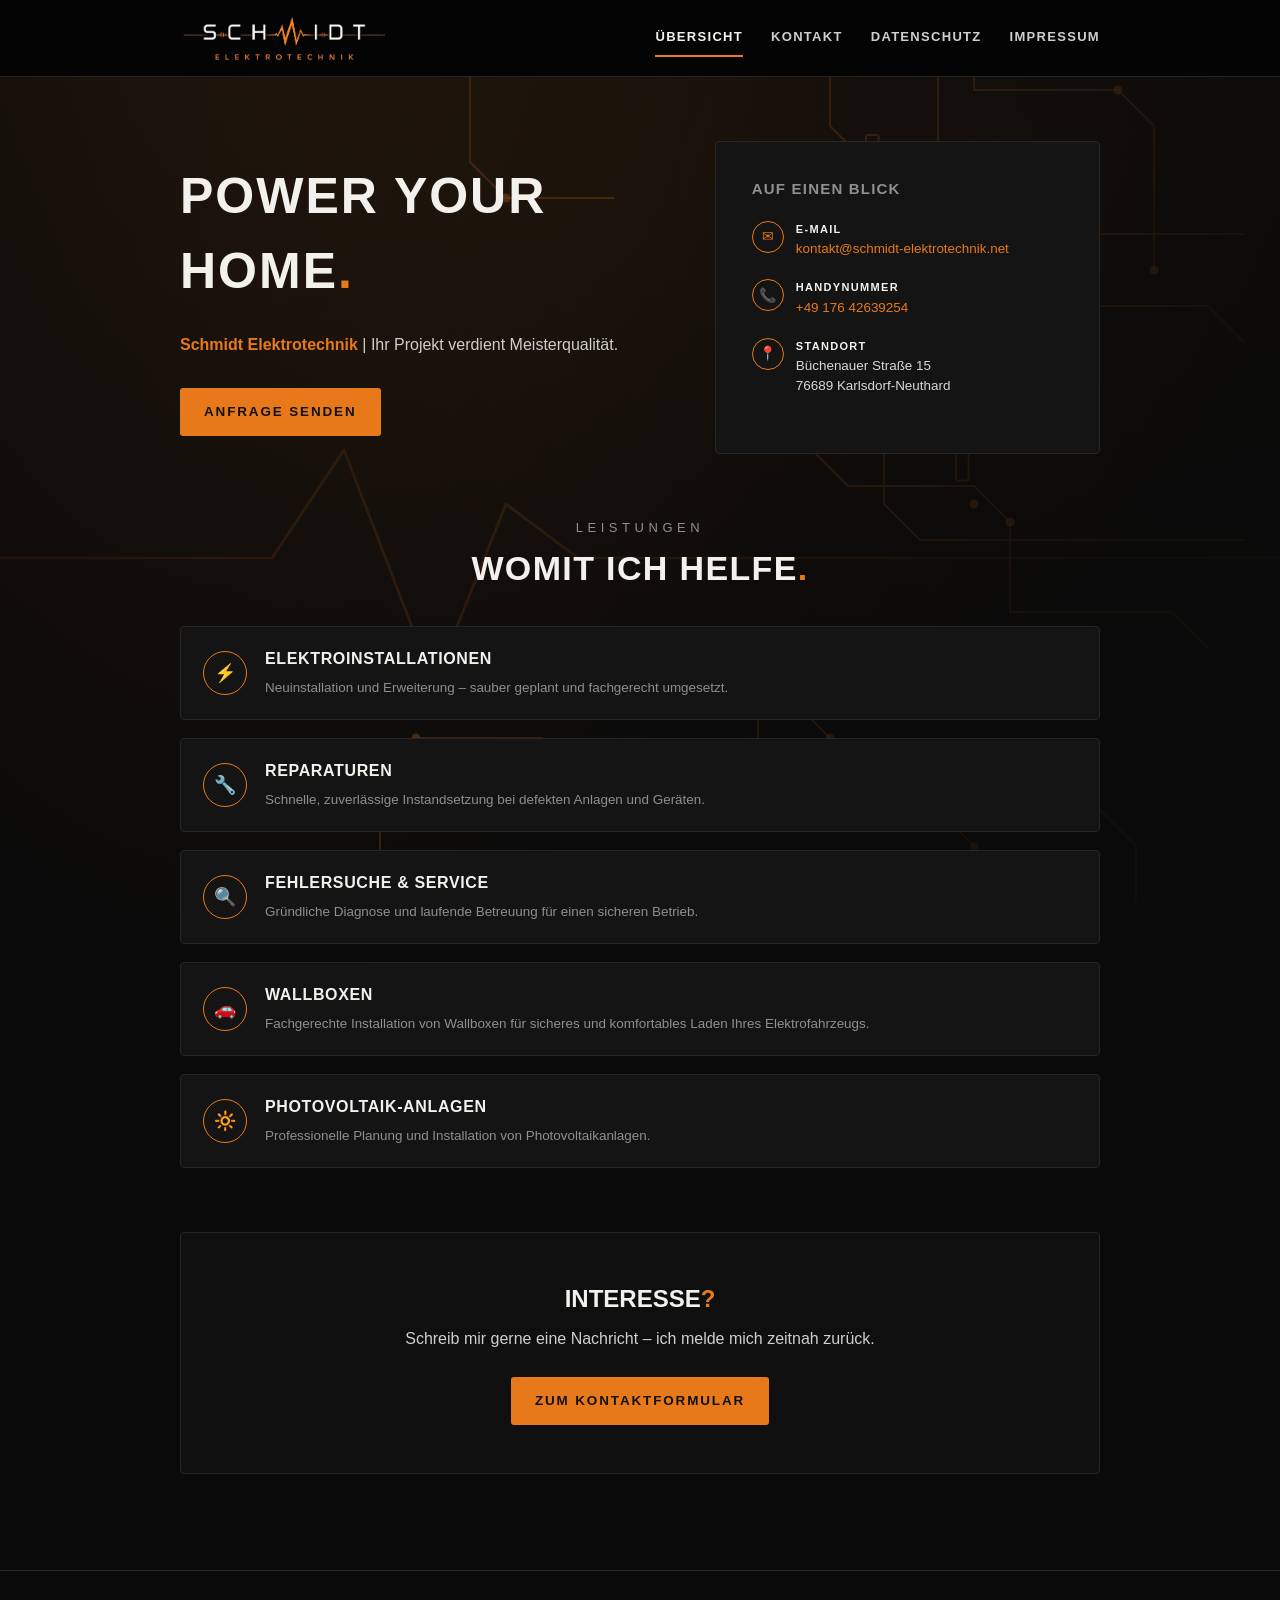
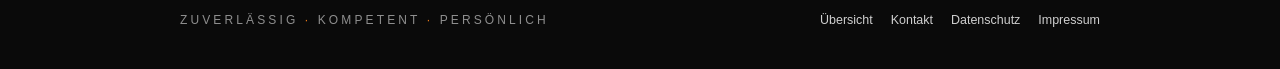
<file: index.html>
<!DOCTYPE html>
<html lang="de">
<head>
    <meta charset="UTF-8">
    <meta name="viewport" content="width=device-width, initial-scale=1.0">
    <title>Schmidt Elektrotechnik Karlsdorf-Neuthard – Elektroinstallation, Photovoltaik & Wallbox</title>
    <meta name="description"
          content="Schmidt Elektrotechnik in Karlsdorf-Neuthard: Elektroinstallationen, Reparaturen, Fehlersuche, Wallbox- und Photovoltaikanlagen – persönlich, kompetent, zuverlässig.">
    <meta property="og:type" content="website">
    <meta property="og:title" content="Schmidt Elektrotechnik – Elektroinstallation, Photovoltaik & Wallbox">
    <meta property="og:description"
          content="Zuverlässiger Partner für Elektroinstallationen, Photovoltaik und Wallboxen in Karlsdorf-Neuthard.">
    <meta property="og:image" content="images/logo.jpeg">
    <meta property="og:url" content="https://www.schmidt-elektrotechnik.net/">
    <meta name="twitter:card" content="summary">
    <meta name="twitter:title" content="Schmidt Elektrotechnik – Elektroinstallation, Photovoltaik & Wallbox">
    <meta name="twitter:description"
          content="Zuverlässiger Partner für Elektroinstallationen, Photovoltaik und Wallboxen in Karlsdorf-Neuthard.">
    <meta name="twitter:image" content="images/logo.jpeg">
    <link rel="stylesheet" href="css/style.css">
    <link rel="icon" href="images/favicon/favicon_32x32.ico" sizes="32x32">
    <link rel="icon" href="images/favicon/favicon.svg" type="image/svg+xml">
    <link rel="apple-touch-icon" href="images/favicon/favicon_180x180.png">
    <link rel="icon" type="image/png" sizes="192x192" href="images/favicon/favicon_192x192.png">
    <link rel="icon" type="image/png" sizes="512x512" href="images/favicon/favicon_512x512.png">
</head>
<body>

<header class="site-header">
    <div class="nav-inner">
        <a href="index.html" class="logo">
            <img src="images/logo.jpeg" alt="Schmidt Elektrotechnik Logo" class="logo-img">
        </a>
        <button type="button" class="nav-toggle" id="navToggle" aria-expanded="false" aria-controls="mainNav"
                aria-label="Navigation öffnen">☰
        </button>
        <nav class="main-nav" id="mainNav">
            <a href="index.html" class="active">Übersicht</a>
            <a href="kontakt.html">Kontakt</a>
            <a href="datenschutz.html">Datenschutz</a>
            <a href="impressum.html">Impressum</a>
        </nav>
    </div>
</header>

<main>
    <div class="container">

        <section class="hero">
            <div class="hero-text">
                
                <h1 class="display"> Power your Home<span class="dot">.</span></h1>
                <p class="lead">
                    <span class="highlight">Schmidt Elektrotechnik</span> | Ihr Projekt verdient Meisterqualität.
                </p>
                <a href="kontakt.html" class="btn">Anfrage senden</a>
            </div>

            <div class="hero-card">
                <h2 class="hero-card-title">Auf einen Blick</h2>
                <div class="contact-item">
                    <div class="contact-icon" aria-hidden="true">✉</div>
                    <div class="contact-text">
                        <strong>E-Mail</strong>
                        <a href="mailto:kontakt@schmidt-elektrotechnik.net">kontakt@schmidt-elektrotechnik.net</a>
                    </div>
                </div>
                <div class="contact-item">
                    <div class="contact-icon" aria-hidden="true">📞</div>
                    <div class="contact-text">
                        <strong>Handynummer</strong>
                        <a href="tel:+4917642639254">+49 176 42639254</a>
                    </div>
                </div>
                <div class="contact-item">
                    <div class="contact-icon" aria-hidden="true">📍</div>
                    <div class="contact-text">
                        <strong>Standort</strong>
                        Büchenauer Straße 15<br>76689 Karlsdorf-Neuthard
                    </div>
                </div>
            </div>
        </section>

        <section aria-labelledby="services-heading">
            <div class="page-top page-top-compact">
                <p class="eyebrow">Leistungen</p>
                <h2 class="display heading-compact" id="services-heading">Womit ich helfe<span class="dot">.</span></h2>
            </div>

            <div class="services">
                <article class="service-item">
                    <div class="icon-circle" aria-hidden="true">⚡</div>
                    <div class="service-text">
                        <strong>Elektroinstallationen</strong>
                        <span>Neuinstallation und Erweiterung – sauber geplant und fachgerecht umgesetzt.</span>
                    </div>
                </article>
                <article class="service-item">
                    <div class="icon-circle" aria-hidden="true">🔧</div>
                    <div class="service-text">
                        <strong>Reparaturen</strong>
                        <span>Schnelle, zuverlässige Instandsetzung bei defekten Anlagen und Geräten.</span>
                    </div>
                </article>
                <article class="service-item">
                    <div class="icon-circle" aria-hidden="true">🔍</div>
                    <div class="service-text">
                        <strong>Fehlersuche &amp; Service</strong>
                        <span>Gründliche Diagnose und laufende Betreuung für einen sicheren Betrieb.</span>
                    </div>
                </article>
                <article class="service-item">
                    <div class="icon-circle" aria-hidden="true">🚗</div>
                    <div class="service-text">
                        <strong>Wallboxen</strong>
                        <span>Fachgerechte Installation von Wallboxen für sicheres und komfortables Laden Ihres Elektrofahrzeugs.</span>
                    </div>
                </article>
                <article class="service-item">
                    <div class="icon-circle" aria-hidden="true">🔆</div>
                    <div class="service-text">
                        <strong>Photovoltaik-Anlagen</strong>
                        <span>Professionelle Planung und Installation von Photovoltaikanlagen.</span>
                    </div>
                </article>
            </div>
        </section>

        <section class="cta-block">
            <h2>Interesse<span class="cta-accent">?</span></h2>
            <p>Schreib mir gerne eine Nachricht – ich melde mich zeitnah zurück.</p>
            <a href="kontakt.html" class="btn">Zum Kontaktformular</a>
        </section>

    </div>
</main>

<footer class="site-footer">
    <div class="footer-inner">
        <p class="footer-tagline">Zuverlässig <span>·</span> Kompetent <span>·</span> Persönlich</p>
        <div class="footer-links">
            <a href="index.html">Übersicht</a>
            <a href="kontakt.html">Kontakt</a>
            <a href="datenschutz.html">Datenschutz</a>
            <a href="impressum.html">Impressum</a>
        </div>
    </div>
</footer>

<script>
    let navToggle = document.getElementById('navToggle');
    let mainNav = document.getElementById('mainNav');
    if (navToggle && mainNav) {
        navToggle.addEventListener('click', function () {
            let isOpen = mainNav.classList.toggle('open');
            navToggle.setAttribute('aria-expanded', isOpen ? 'true' : 'false');
        });
    }
</script>

</body>
</html>
</file>
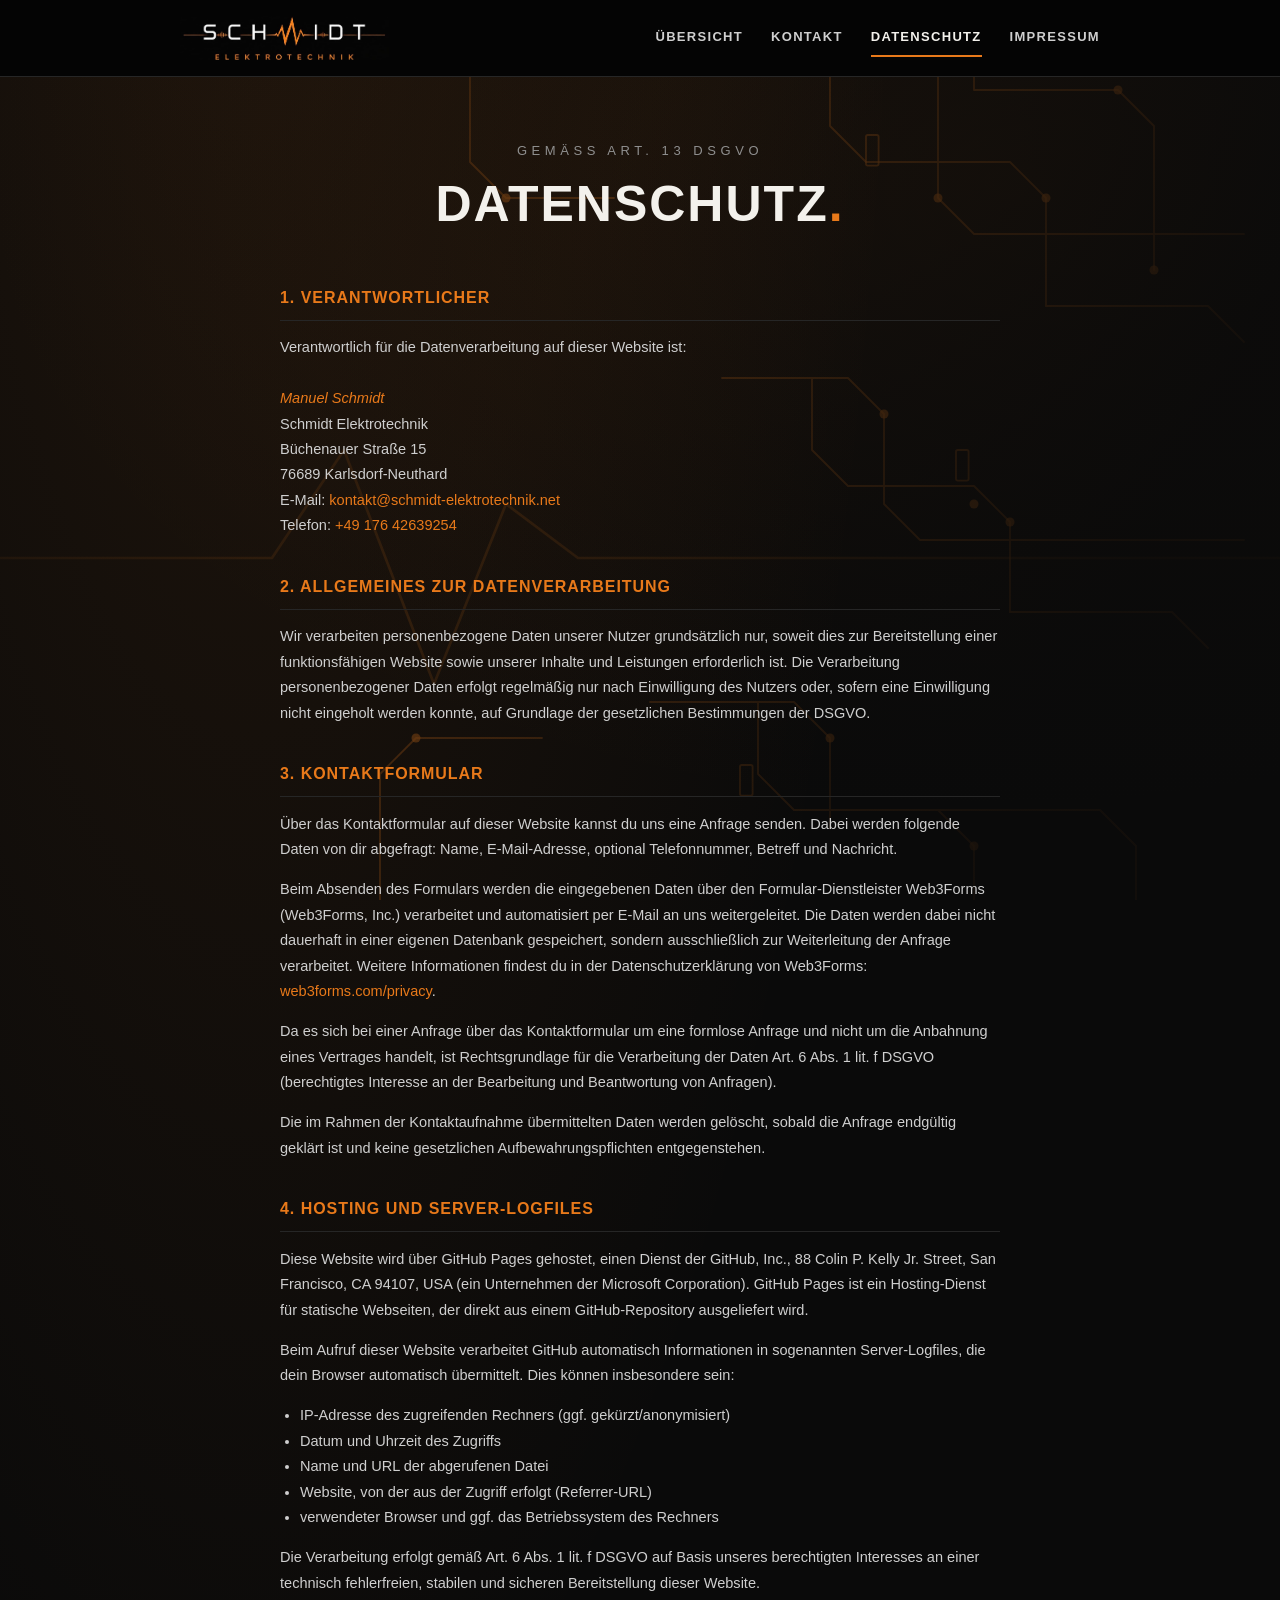
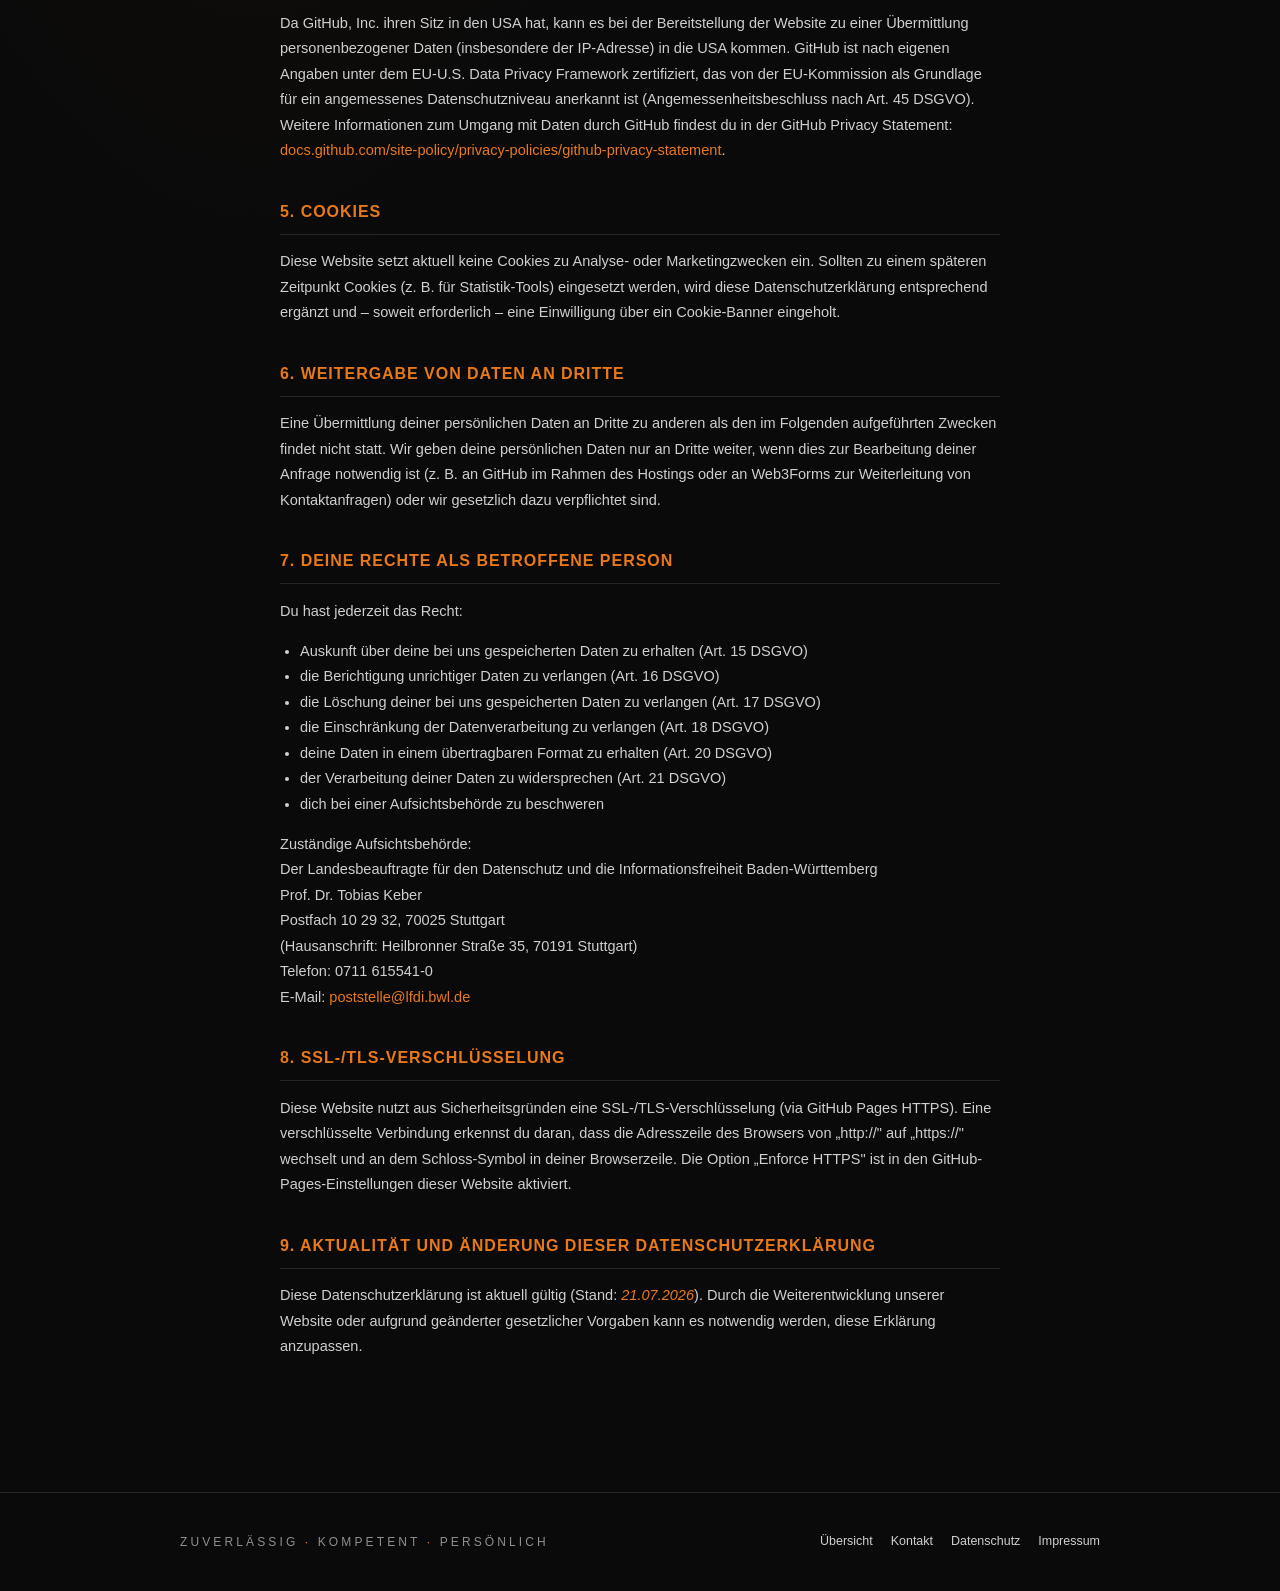
<file: datenschutz.html>
<!DOCTYPE html>
<html lang="de">
<head>
    <meta charset="UTF-8">
    <meta name="viewport" content="width=device-width, initial-scale=1.0">
    <title>Datenschutz – Schmidt Elektrotechnik Karlsdorf-Neuthard</title>
    <meta name="description"
          content="Datenschutzerklärung von Schmidt Elektrotechnik gemäß Art. 13 DSGVO: Informationen zur Verarbeitung deiner Daten über Kontaktformular und Website.">
    <link rel="stylesheet" href="css/style.css">
    <link rel="icon" href="images/favicon/favicon_32x32.ico" sizes="32x32">
    <link rel="icon" href="images/favicon/favicon.svg" type="image/svg+xml">
    <link rel="apple-touch-icon" href="images/favicon/favicon_180x180.png">
    <link rel="icon" type="image/png" sizes="192x192" href="images/favicon/favicon_192x192.png">
    <link rel="icon" type="image/png" sizes="512x512" href="images/favicon/favicon_512x512.png">
</head>
<body>

<header class="site-header">
    <div class="nav-inner">
        <a href="index.html" class="logo">
            <img src="images/logo.jpeg" alt="Schmidt Elektrotechnik Logo" class="logo-img">
        </a>
        <button type="button" class="nav-toggle" id="navToggle" aria-expanded="false" aria-controls="mainNav"
                aria-label="Navigation öffnen">☰
        </button>
        <nav class="main-nav" id="mainNav">
            <a href="index.html">Übersicht</a>
            <a href="kontakt.html">Kontakt</a>
            <a href="datenschutz.html" class="active">Datenschutz</a>
            <a href="impressum.html">Impressum</a>
        </nav>
    </div>
</header>

<main>
    <div class="container">


        <div class="page-top">
            <p class="eyebrow">Gemäß Art. 13 DSGVO</p>
            <h1 class="display">Datenschutz<span class="dot">.</span></h1>
        </div>

        <div class="legal">

            <section>
                <h2>1. Verantwortlicher</h2>
                <p>
                    Verantwortlich für die Datenverarbeitung auf dieser Website ist:<br><br>
                    <span class="placeholder">Manuel Schmidt</span><br>
                    Schmidt Elektrotechnik<br>
                    Büchenauer Straße 15<br>
                    76689 Karlsdorf-Neuthard<br>
                    E-Mail: <a
                        href="mailto:kontakt@schmidt-elektrotechnik.net">kontakt@schmidt-elektrotechnik.net</a><br>
                    Telefon: <a href="tel:+4917642639254">+49 176 42639254</a>
                </p>
            </section>

            <section>
                <h2>2. Allgemeines zur Datenverarbeitung</h2>
                <p>
                    Wir verarbeiten personenbezogene Daten unserer Nutzer grundsätzlich nur,
                    soweit dies zur Bereitstellung einer funktionsfähigen Website sowie
                    unserer Inhalte und Leistungen erforderlich ist. Die Verarbeitung
                    personenbezogener Daten erfolgt regelmäßig nur nach Einwilligung des
                    Nutzers oder, sofern eine Einwilligung nicht eingeholt werden konnte,
                    auf Grundlage der gesetzlichen Bestimmungen der DSGVO.
                </p>
            </section>

            <section>
                <h2>3. Kontaktformular</h2>
                <p>
                    Über das Kontaktformular auf dieser Website kannst du uns eine Anfrage
                    senden. Dabei werden folgende Daten von dir abgefragt: Name, E-Mail-Adresse,
                    optional Telefonnummer, Betreff und Nachricht.
                </p>
                <p>
                    Beim Absenden des Formulars werden die eingegebenen Daten über den
                    Formular-Dienstleister Web3Forms (Web3Forms, Inc.) verarbeitet und
                    automatisiert per E-Mail an uns weitergeleitet. Die Daten werden dabei
                    nicht dauerhaft in einer eigenen Datenbank gespeichert, sondern
                    ausschließlich zur Weiterleitung der Anfrage verarbeitet. Weitere
                    Informationen findest du in der Datenschutzerklärung von Web3Forms:
                    <a href="https://web3forms.com/privacy" target="_blank" rel="noopener">web3forms.com/privacy</a>.
                </p>
                <p>
                    Da es sich bei einer Anfrage über das Kontaktformular um eine formlose
                    Anfrage und nicht um die Anbahnung eines Vertrages handelt, ist
                    Rechtsgrundlage für die Verarbeitung der Daten Art. 6 Abs. 1 lit. f DSGVO
                    (berechtigtes Interesse an der Bearbeitung und Beantwortung von Anfragen).
                </p>
                <p>
                    Die im Rahmen der Kontaktaufnahme übermittelten Daten werden gelöscht,
                    sobald die Anfrage endgültig geklärt ist und keine gesetzlichen
                    Aufbewahrungspflichten entgegenstehen.
                </p>
            </section>

            <section>
                <h2>4. Hosting und Server-Logfiles</h2>
                <p>
                    Diese Website wird über GitHub Pages gehostet, einen Dienst der
                    GitHub, Inc., 88 Colin P. Kelly Jr. Street, San Francisco, CA 94107, USA
                    (ein Unternehmen der Microsoft Corporation). GitHub Pages ist ein
                    Hosting-Dienst für statische Webseiten, der direkt aus einem
                    GitHub-Repository ausgeliefert wird.
                </p>
                <p>
                    Beim Aufruf dieser Website verarbeitet GitHub automatisch
                    Informationen in sogenannten Server-Logfiles, die dein Browser
                    automatisch übermittelt. Dies können insbesondere sein:
                </p>
                <ul>
                    <li>IP-Adresse des zugreifenden Rechners (ggf. gekürzt/anonymisiert)</li>
                    <li>Datum und Uhrzeit des Zugriffs</li>
                    <li>Name und URL der abgerufenen Datei</li>
                    <li>Website, von der aus der Zugriff erfolgt (Referrer-URL)</li>
                    <li>verwendeter Browser und ggf. das Betriebssystem des Rechners</li>
                </ul>
                <p>
                    Die Verarbeitung erfolgt gemäß Art. 6 Abs. 1 lit. f DSGVO auf Basis
                    unseres berechtigten Interesses an einer technisch fehlerfreien,
                    stabilen und sicheren Bereitstellung dieser Website.
                </p>
                <p>
                    Da GitHub, Inc. ihren Sitz in den USA hat, kann es bei der
                    Bereitstellung der Website zu einer Übermittlung personenbezogener
                    Daten (insbesondere der IP-Adresse) in die USA kommen. GitHub ist
                    nach eigenen Angaben unter dem EU-U.S. Data Privacy Framework
                    zertifiziert, das von der EU-Kommission als Grundlage für ein
                    angemessenes Datenschutzniveau anerkannt ist (Angemessenheitsbeschluss
                    nach Art. 45 DSGVO). Weitere Informationen zum Umgang mit Daten durch
                    GitHub findest du in der GitHub Privacy Statement:
                    <a href="https://docs.github.com/site-policy/privacy-policies/github-privacy-statement"
                       target="_blank" rel="noopener">docs.github.com/site-policy/privacy-policies/github-privacy-statement</a>.
                </p>
            </section>

            <section>
                <h2>5. Cookies</h2>
                <p>
                    Diese Website setzt aktuell keine Cookies zu Analyse- oder Marketingzwecken
                    ein. Sollten zu einem späteren Zeitpunkt Cookies (z. B. für
                    Statistik-Tools) eingesetzt werden, wird diese Datenschutzerklärung
                    entsprechend ergänzt und – soweit erforderlich – eine
                    Einwilligung über ein Cookie-Banner eingeholt.
                </p>
            </section>

            <section>
                <h2>6. Weitergabe von Daten an Dritte</h2>
                <p>
                    Eine Übermittlung deiner persönlichen Daten an Dritte zu anderen als den
                    im Folgenden aufgeführten Zwecken findet nicht statt. Wir geben deine
                    persönlichen Daten nur an Dritte weiter, wenn dies zur Bearbeitung
                    deiner Anfrage notwendig ist (z. B. an GitHub im Rahmen des Hostings
                    oder an Web3Forms zur Weiterleitung von Kontaktanfragen) oder wir
                    gesetzlich dazu verpflichtet sind.
                </p>
            </section>

            <section>
                <h2>7. Deine Rechte als betroffene Person</h2>
                <p>Du hast jederzeit das Recht:</p>
                <ul>
                    <li>Auskunft über deine bei uns gespeicherten Daten zu erhalten (Art. 15 DSGVO)</li>
                    <li>die Berichtigung unrichtiger Daten zu verlangen (Art. 16 DSGVO)</li>
                    <li>die Löschung deiner bei uns gespeicherten Daten zu verlangen (Art. 17 DSGVO)</li>
                    <li>die Einschränkung der Datenverarbeitung zu verlangen (Art. 18 DSGVO)</li>
                    <li>deine Daten in einem übertragbaren Format zu erhalten (Art. 20 DSGVO)</li>
                    <li>der Verarbeitung deiner Daten zu widersprechen (Art. 21 DSGVO)</li>
                    <li>dich bei einer Aufsichtsbehörde zu beschweren</li>
                </ul>
                <p>
                    Zuständige Aufsichtsbehörde:<br>
                    Der Landesbeauftragte für den Datenschutz und die Informationsfreiheit
                    Baden-Württemberg<br>
                    Prof. Dr. Tobias Keber<br>
                    Postfach 10 29 32, 70025 Stuttgart<br>
                    (Hausanschrift: Heilbronner Straße 35, 70191 Stuttgart)<br>
                    Telefon: 0711 615541-0<br>
                    E-Mail: <a href="mailto:poststelle@lfdi.bwl.de">poststelle@lfdi.bwl.de</a>
                </p>
            </section>


            <section>
                <h2>8. SSL-/TLS-Verschlüsselung</h2>
                <p>
                    Diese Website nutzt aus Sicherheitsgründen eine SSL-/TLS-Verschlüsselung
                    (via GitHub Pages HTTPS). Eine verschlüsselte Verbindung erkennst du
                    daran, dass die Adresszeile des Browsers von „http://" auf „https://"
                    wechselt und an dem Schloss-Symbol in deiner Browserzeile. Die
                    Option „Enforce HTTPS" ist in den GitHub-Pages-Einstellungen dieser
                    Website aktiviert.
                </p>
            </section>

            <section>
                <h2>9. Aktualität und Änderung dieser Datenschutzerklärung</h2>
                <p>
                    Diese Datenschutzerklärung ist aktuell gültig (Stand:
                    <span class="placeholder">21.07.2026</span>). Durch die
                    Weiterentwicklung unserer Website oder aufgrund geänderter gesetzlicher
                    Vorgaben kann es notwendig werden, diese Erklärung anzupassen.
                </p>
            </section>

        </div>


    </div>
</main>

<footer class="site-footer">
    <div class="footer-inner">
        <p class="footer-tagline">Zuverlässig <span>·</span> Kompetent <span>·</span> Persönlich</p>
        <div class="footer-links">
            <a href="index.html">Übersicht</a>
            <a href="kontakt.html">Kontakt</a>
            <a href="datenschutz.html">Datenschutz</a>
            <a href="impressum.html">Impressum</a>
        </div>
    </div>
</footer>

<script>
    let navToggle = document.getElementById('navToggle');
    let mainNav = document.getElementById('mainNav');
    if (navToggle && mainNav) {
        navToggle.addEventListener('click', function () {
            let isOpen = mainNav.classList.toggle('open');
            navToggle.setAttribute('aria-expanded', isOpen ? 'true' : 'false');
        });
    }
</script>

</body>
</html>
</file>
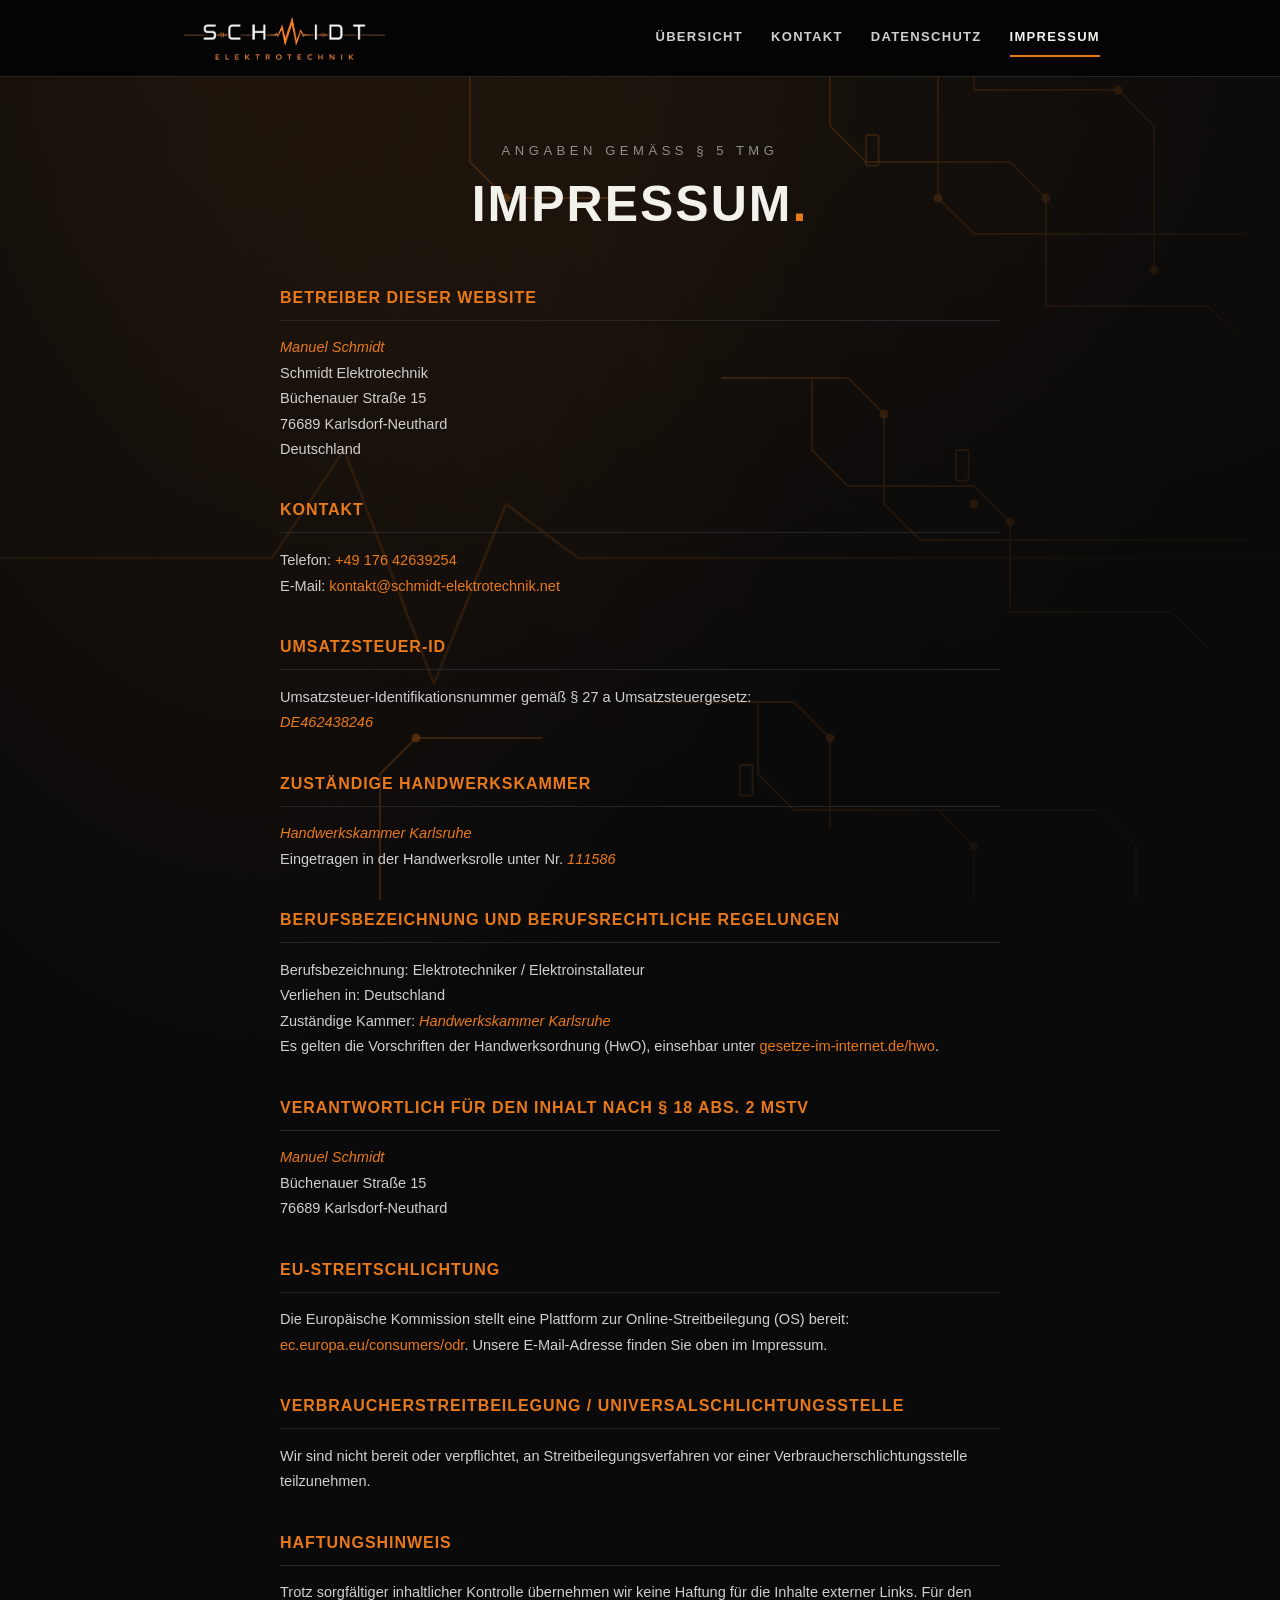
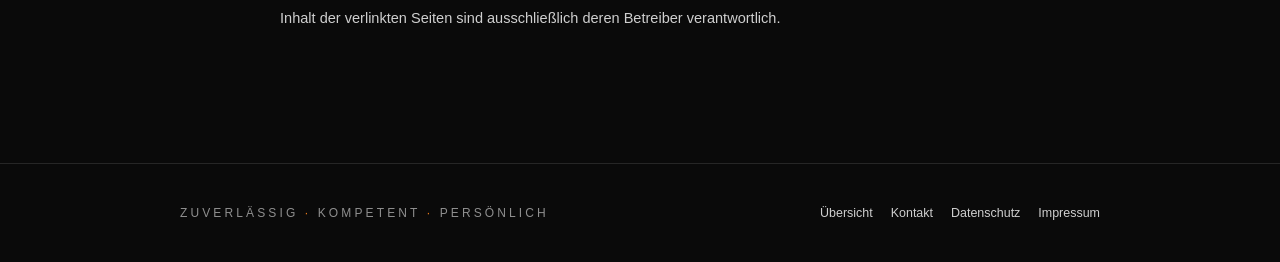
<file: impressum.html>
<!DOCTYPE html>
<html lang="de">
<head>
    <meta charset="UTF-8">
    <meta name="viewport" content="width=device-width, initial-scale=1.0">
    <title>Impressum – Schmidt Elektrotechnik Karlsdorf-Neuthard</title>
    <meta name="description"
          content="Impressum von Schmidt Elektrotechnik: Anbieterkennzeichnung gemäß § 5 TMG, Kontaktangaben und rechtliche Pflichtinformationen.">
    <link rel="stylesheet" href="css/style.css">
    <link rel="icon" href="images/favicon/favicon_32x32.ico" sizes="32x32">
    <link rel="icon" href="images/favicon/favicon.svg" type="image/svg+xml">
    <link rel="apple-touch-icon" href="images/favicon/favicon_180x180.png">
    <link rel="icon" type="image/png" sizes="192x192" href="images/favicon/favicon_192x192.png">
    <link rel="icon" type="image/png" sizes="512x512" href="images/favicon/favicon_512x512.png">
</head>
<body>

<header class="site-header">
    <div class="nav-inner">
        <a href="index.html" class="logo">
            <img src="images/logo.jpeg" alt="Schmidt Elektrotechnik Logo" class="logo-img">
        </a>
        <button type="button" class="nav-toggle" id="navToggle" aria-expanded="false" aria-controls="mainNav"
                aria-label="Navigation öffnen">☰
        </button>
        <nav class="main-nav" id="mainNav">
            <a href="index.html">Übersicht</a>
            <a href="kontakt.html">Kontakt</a>
            <a href="datenschutz.html">Datenschutz</a>
            <a href="impressum.html" class="active">Impressum</a>
        </nav>
    </div>
</header>

<main>
    <div class="container">


        <div class="page-top">
            <p class="eyebrow">Angaben gemäß § 5 TMG</p>
            <h1 class="display">Impressum<span class="dot">.</span></h1>
        </div>

        <div class="legal">

            <section>
                <h2>Betreiber dieser Website</h2>
                <p>
                    <span class="placeholder">Manuel Schmidt</span><br>
                    Schmidt Elektrotechnik<br>
                    Büchenauer Straße 15<br>
                    76689 Karlsdorf-Neuthard<br>
                    Deutschland
                </p>
            </section>

            <section>
                <h2>Kontakt</h2>
                <p>
                    Telefon: <a href="tel:+4917642639254">+49 176 42639254</a><br>
                    E-Mail: <a href="mailto:kontakt@schmidt-elektrotechnik.net">kontakt@schmidt-elektrotechnik.net</a>
                </p>
            </section>

            <section>
                <h2>Umsatzsteuer-ID</h2>
                <p>
                    Umsatzsteuer-Identifikationsnummer gemäß § 27 a Umsatzsteuergesetz:<br>
                    <span class="placeholder">DE462438246</span>
                </p>
            </section>

            <section>
                <h2>Zuständige Handwerkskammer</h2>
                <p>
                    <span class="placeholder">Handwerkskammer Karlsruhe</span><br>
                    Eingetragen in der Handwerksrolle unter Nr. <span class="placeholder">111586</span>
                </p>
            </section>

            <section>
                <h2>Berufsbezeichnung und berufsrechtliche Regelungen</h2>
                <p>
                    Berufsbezeichnung: Elektrotechniker / Elektroinstallateur<br>
                    Verliehen in: Deutschland<br>
                    Zuständige Kammer: <span class="placeholder">Handwerkskammer Karlsruhe</span><br>
                    Es gelten die Vorschriften der Handwerksordnung (HwO), einsehbar unter
                    <a href="https://www.gesetze-im-internet.de/hwo/" target="_blank" rel="noopener">gesetze-im-internet.de/hwo</a>.
                </p>
            </section>

            <section>
                <h2>Verantwortlich für den Inhalt nach § 18 Abs. 2 MStV</h2>
                <p>
                    <span class="placeholder">Manuel Schmidt</span><br>
                    Büchenauer Straße 15<br>
                    76689 Karlsdorf-Neuthard
                </p>
            </section>

            <section>
                <h2>EU-Streitschlichtung</h2>
                <p>
                    Die Europäische Kommission stellt eine Plattform zur Online-Streitbeilegung (OS) bereit:
                    <a href="https://ec.europa.eu/consumers/odr/" target="_blank" rel="noopener">ec.europa.eu/consumers/odr</a>.
                    Unsere E-Mail-Adresse finden Sie oben im Impressum.
                </p>
            </section>

            <section>
                <h2>Verbraucherstreitbeilegung / Universalschlichtungsstelle</h2>
                <p>
                    Wir sind nicht bereit oder verpflichtet, an Streitbeilegungsverfahren vor einer
                    Verbraucherschlichtungsstelle teilzunehmen.
                </p>
            </section>

            <section>
                <h2>Haftungshinweis</h2>
                <p>
                    Trotz sorgfältiger inhaltlicher Kontrolle übernehmen wir keine Haftung für die
                    Inhalte externer Links. Für den Inhalt der verlinkten Seiten sind ausschließlich
                    deren Betreiber verantwortlich.
                </p>
            </section>

        </div>


    </div>
</main>

<footer class="site-footer">
    <div class="footer-inner">
        <p class="footer-tagline">Zuverlässig <span>·</span> Kompetent <span>·</span> Persönlich</p>
        <div class="footer-links">
            <a href="index.html">Übersicht</a>
            <a href="kontakt.html">Kontakt</a>
            <a href="datenschutz.html">Datenschutz</a>
            <a href="impressum.html">Impressum</a>
        </div>
    </div>
</footer>

<script>
    let navToggle = document.getElementById('navToggle');
    let mainNav = document.getElementById('mainNav');
    if (navToggle && mainNav) {
        navToggle.addEventListener('click', function () {
            let isOpen = mainNav.classList.toggle('open');
            navToggle.setAttribute('aria-expanded', isOpen ? 'true' : 'false');
        });
    }
</script>

</body>
</html>
</file>
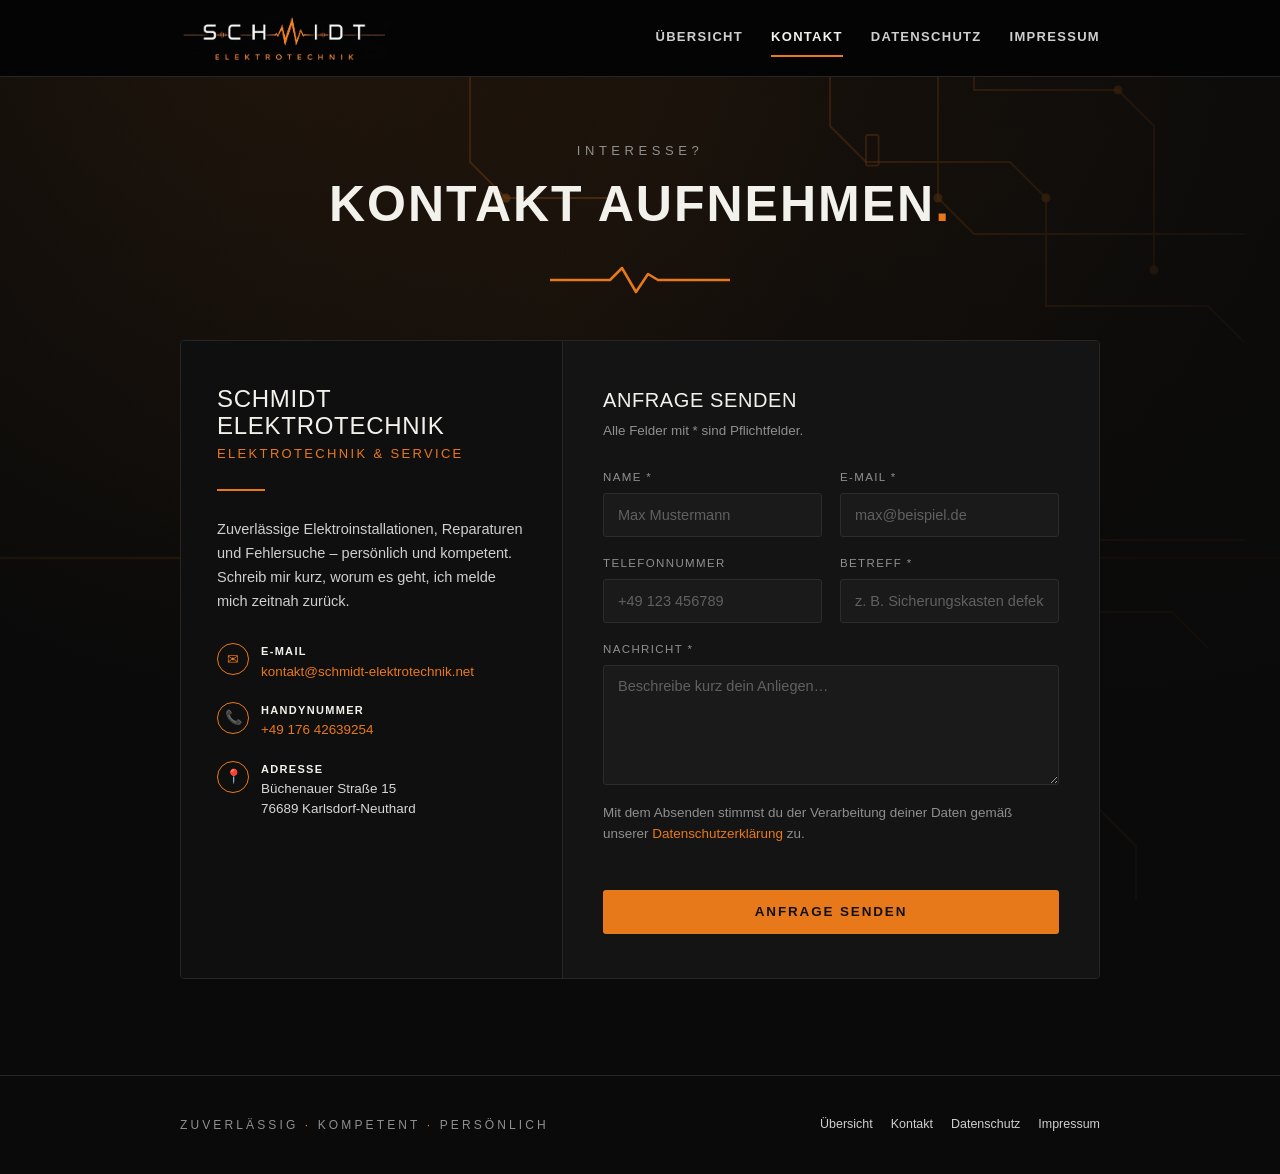
<file: kontakt.html>
<!DOCTYPE html>
<html lang="de">
<head>
    <meta charset="UTF-8">
    <meta name="viewport" content="width=device-width, initial-scale=1.0">
    <title>Kontakt – Schmidt Elektrotechnik Karlsdorf-Neuthard</title>
    <meta name="description"
          content="Kontaktiere Schmidt Elektrotechnik in Karlsdorf-Neuthard für Elektroinstallationen, Reparaturen, Wallbox- und Photovoltaikanlagen. Schreib eine Anfrage über das Kontaktformular.">
    <meta property="og:type" content="website">
    <meta property="og:title" content="Kontakt – Schmidt Elektrotechnik">
    <meta property="og:description"
          content="Kontaktformular für Anfragen zu Elektroinstallationen, Reparaturen, Wallboxen und Photovoltaik.">
    <meta property="og:image" content="images/logo.jpeg">
    <meta property="og:url" content="https://www.schmidt-elektrotechnik.net/kontakt.html">
    <meta name="twitter:card" content="summary">
    <meta name="twitter:title" content="Kontakt – Schmidt Elektrotechnik">
    <meta name="twitter:description"
          content="Kontaktformular für Anfragen zu Elektroinstallationen, Reparaturen, Wallboxen und Photovoltaik.">
    <meta name="twitter:image" content="images/logo.jpeg">
    <link rel="stylesheet" href="css/style.css">
    <link rel="icon" href="images/favicon/favicon_32x32.ico" sizes="32x32">
    <link rel="icon" href="images/favicon/favicon.svg" type="image/svg+xml">
    <link rel="apple-touch-icon" href="images/favicon/favicon_180x180.png">
    <link rel="icon" type="image/png" sizes="192x192" href="images/favicon/favicon_192x192.png">
    <link rel="icon" type="image/png" sizes="512x512" href="images/favicon/favicon_512x512.png">
</head>
<body>

<header class="site-header">
    <div class="nav-inner">
        <a href="index.html" class="logo">
            <img src="images/logo.jpeg" alt="Schmidt Elektrotechnik Logo" class="logo-img">
        </a>
        <button type="button" class="nav-toggle" id="navToggle" aria-expanded="false" aria-controls="mainNav"
                aria-label="Navigation öffnen">☰
        </button>
        <nav class="main-nav" id="mainNav">
            <a href="index.html">Übersicht</a>
            <a href="kontakt.html" class="active">Kontakt</a>
            <a href="datenschutz.html">Datenschutz</a>
            <a href="impressum.html">Impressum</a>
        </nav>
    </div>
</header>

<main>
    <div class="container">

        <div class="page-top">
            <p class="eyebrow">Interesse?</p>
            <h1 class="display">Kontakt aufnehmen<span class="dot">.</span></h1>
            <svg class="pulse-divider" viewBox="0 0 180 32" fill="none" xmlns="http://www.w3.org/2000/svg">
                <path d="M0 16 H60 L72 4 L86 28 L98 10 L108 16 H180" stroke="#E8791A" stroke-width="2.5"
                      stroke-linecap="round" stroke-linejoin="round"/>
            </svg>
        </div>

        <div class="contact-layout">
            <div class="contact-side">
                <p class="brand-name">Schmidt<br>Elektrotechnik</p>
                <p class="brand-sub">Elektrotechnik &amp; Service</p>
                <hr class="rule">

                <p class="lead">
                    Zuverlässige Elektroinstallationen, Reparaturen und Fehlersuche –
                    persönlich und kompetent. Schreib mir kurz, worum es geht, ich melde mich zeitnah zurück.
                </p>

                <div class="contact-item">
                    <div class="contact-icon" aria-hidden="true">✉</div>
                    <div class="contact-text">
                        <strong>E-Mail</strong>
                        <a href="mailto:kontakt@schmidt-elektrotechnik.net">kontakt@schmidt-elektrotechnik.net</a>
                    </div>
                </div>
                <div class="contact-item">
                    <div class="contact-icon" aria-hidden="true">📞</div>
                    <div class="contact-text">
                        <strong>Handynummer</strong>
                        <a href="tel:+4917642639254">+49 176 42639254</a>
                    </div>
                </div>

                <div class="contact-item">
                    <div class="contact-icon" aria-hidden="true">📍</div>
                    <div class="contact-text">
                        <strong>Adresse</strong>
                        Büchenauer Straße 15<br>76689 Karlsdorf-Neuthard
                    </div>
                </div>
            </div>
            <div class="form-side">
                <p class="form-title">Anfrage senden</p>
                <p class="form-hint">
                    Alle Felder mit * sind Pflichtfelder.
                </p>
                <form id="contactForm" action="https://api.web3forms.com/submit" method="POST" novalidate>
                    <input type="hidden" name="access_key" value="8a84ae54-d84b-4fa6-b473-4c8efb4de2c3">
                    <input type="hidden" name="from_name" value="Schmidt Elektrotechnik Website">

                    <div class="row-2">
                        <div class="field">
                            <label for="name">Name *</label>
                            <input type="text" id="name" name="name" placeholder="Max Mustermann" required
                                   autocomplete="name">
                        </div>
                        <div class="field">
                            <label for="email">E-Mail *</label>
                            <input type="email" id="email" name="email" placeholder="max@beispiel.de" required
                                   autocomplete="email">
                        </div>
                    </div>

                    <div class="row-2">
                        <div class="field">
                            <label for="message">Telefonnummer</label>
                            <input type="tel" id="phone" name="phone" placeholder="+49 123 456789" autocomplete="tel">
                        </div>
                        <div class="field">
                            <label for="subject">Betreff *</label>
                            <input type="text" id="subject" name="subject" placeholder="z. B. Sicherungskasten defekt"
                                   required>
                        </div>
                    </div>

                    <div class="field">
                        <label for="message">Nachricht *</label>
                        <textarea id="message" name="message" placeholder="Beschreibe kurz dein Anliegen…"
                                  required></textarea>
                    </div>
                    <input type="checkbox" name="botcheck" class="honeypot" tabindex="-1" autocomplete="off">

                    <p class="form-hint">
                        Mit dem Absenden stimmst du der Verarbeitung deiner Daten gemäß unserer
                        <a href="datenschutz.html">Datenschutzerklärung</a> zu.
                    </p>

                    <button type="submit" class="btn" id="submitBtn">Anfrage senden</button>

                    <div class="status" id="statusBox" role="status" aria-live="polite"></div>
                </form>
            </div>

        </div>

    </div>
</main>

<footer class="site-footer">
    <div class="footer-inner">
        <p class="footer-tagline">Zuverlässig <span>·</span> Kompetent <span>·</span> Persönlich</p>
        <div class="footer-links">
            <a href="index.html">Übersicht</a>
            <a href="kontakt.html">Kontakt</a>
            <a href="datenschutz.html">Datenschutz</a>
            <a href="impressum.html">Impressum</a>
        </div>
    </div>
</footer>

<script>
    const form = document.getElementById('contactForm');
    const statusBox = document.getElementById('statusBox');
    const submitBtn = document.getElementById('submitBtn');

    const EMAIL_PATTERN = /^[^\s@]+@[^\s@]+\.[^\s@]+$/;

    function showStatus(message, type) {
        statusBox.textContent = message;
        statusBox.className = 'status show ' + type;
    }

    function validateForm(data) {
        const errors = [];

        if (!data.get('name') || !data.get('name').trim()) {
            errors.push('Bitte gib deinen Namen an.');
        }
        if (!data.get('subject') || !data.get('subject').trim()) {
            errors.push('Bitte gib einen Betreff an.');
        }
        if (!data.get('message') || !data.get('message').trim()) {
            errors.push('Bitte gib eine Nachricht ein.');
        }
        const email = (data.get('email') || '').trim();
        if (!email || !EMAIL_PATTERN.test(email)) {
            errors.push('Bitte gib eine gültige E-Mail-Adresse an.');
        }

        return errors;
    }

    form.addEventListener('submit', async function (e) {
        e.preventDefault();

        const formData = new FormData(form);

        const errors = validateForm(formData);
        if (errors.length > 0) {
            showStatus(errors.join(' '), 'error');
            return;
        }

        submitBtn.disabled = true;
        submitBtn.textContent = 'Wird gesendet…';
        statusBox.className = 'status';

        try {
            const response = await fetch(form.action, {
                method: 'POST',
                headers: {Accept: 'application/json'},
                body: formData
            });

            const result = await response.json();

            if (response.ok && result.success) {
                showStatus('Danke! Deine Anfrage wurde gesendet. Ich melde mich zeitnah zurück.', 'success');
                form.reset();
            } else {
                showStatus(result.message || 'Da ist etwas schiefgelaufen. Bitte versuch es erneut.', 'error');
            }
        } catch (err) {
            showStatus('Verbindung fehlgeschlagen. Bitte versuch es erneut oder schreib direkt an kontakt@schmidt-elektrotechnik.net.', 'error');
        } finally {
            submitBtn.disabled = false;
            submitBtn.textContent = 'Anfrage senden';
        }
    });

    let navToggle = document.getElementById('navToggle');
    let mainNav = document.getElementById('mainNav');
    if (navToggle && mainNav) {
        navToggle.addEventListener('click', function () {
            let isOpen = mainNav.classList.toggle('open');
            navToggle.setAttribute('aria-expanded', isOpen ? 'true' : 'false');
        });
    }
</script>

</body>
</html>
</file>
<file: css/style.css>
:root {
    --bg: #0a0a0a;
    --panel: #141414;
    --panel-alt: #0f0f0f;
    --panel-border: #262626;
    --field-bg: #1a1a1a;
    --field-border: #2c2c2c;
    --orange: #E8791A;
    --orange-hover: #f6912f;
    --orange-dim: #8a4a12;
    --white: #F3F1EC;
    --muted: #8f8f8f;
    --muted-2: #cfcfcf;
    --error: #e05252;
    --success: #3fae5c;
    --header-bg: #040404;
    --max-width: 60rem;
}

* {
    box-sizing: border-box;
}

html {
    scroll-behavior: smooth;
    font-size: 100%;
}

body {
    margin: 0;
    background-image: radial-gradient(ellipse at 20% -10%, rgba(232, 121, 26, 0.10), transparent 45%),
    url('../images/circuit-background.svg');
    background-repeat: no-repeat, no-repeat;
    background-position: top left, top right;
    background-size: auto, cover;
    background-attachment: scroll, fixed;
    background-color: var(--bg);
    color: var(--white);
    font-family: 'Segoe UI', Roboto, Helvetica, Arial, sans-serif;
    font-size: 1rem;
    line-height: 1.5;
    min-height: 100vh;
    display: flex;
    flex-direction: column;
    overflow-y: scroll;
}

a {
    color: var(--orange);
    text-decoration: none;
}

a:hover {
    color: var(--orange-hover);
}

a:focus-visible,
button:focus-visible,
input:focus-visible,
textarea:focus-visible,
.nav-toggle:focus-visible {
    outline: 2px solid var(--orange);
    outline-offset: 2px;
}

.display {
    font-family: 'Arial Narrow', 'Oswald', sans-serif;
    font-weight: 800;
    letter-spacing: 0.04em;
}

img, svg {
    max-width: 100%;
    height: auto;
}

.container {
    width: 100%;
    max-width: var(--max-width);
    margin: 0 auto;
    padding: 0 1.25rem;
}

main {
    flex: 1;
    padding: 3rem 0 5rem;
}

header.site-header {
    border-bottom: 1px solid var(--panel-border);
    background: var(--header-bg);
    position: sticky;
    top: 0;
    z-index: 20;
}

.nav-inner {
    max-width: var(--max-width);
    margin: 0 auto;
    padding: 1rem 1.25rem;
    display: flex;
    align-items: center;
    justify-content: space-between;
    gap: 1rem;
    flex-wrap: wrap;
}

.logo {
    display: flex;
    align-items: center;
}

.logo-img {
    height: 2.25rem;
    width: auto;
    display: block;
    border-radius: 0.125rem;
}

.nav-toggle {
    display: flex;
    align-items: center;
    justify-content: center;
    width: 2.75rem;
    height: 2.75rem;
    background: transparent;
    border: 1px solid var(--panel-border);
    border-radius: 0.25rem;
    color: var(--white);
    font-size: 1.375rem;
    cursor: pointer;
    order: 2;
    transition: border-color 0.3s ease, color 0.3s ease, transform 0.3s ease;
}

.nav-toggle:hover {
    border-color: var(--orange);
    color: var(--orange);
}

.nav-toggle[aria-expanded="true"] {
    border-color: var(--orange);
    color: var(--orange);
    transform: rotate(90deg);
}

nav.main-nav {
    display: flex;
    flex-direction: column;
    gap: 0.75rem;
    width: 100%;
    order: 3;
    max-height: 0;
    opacity: 0;
    overflow: hidden;
    transition: max-height 0.3s ease, opacity 0.3s ease;
}

nav.main-nav.open {
    max-height: 25rem;
    opacity: 1;
}

nav.main-nav a {
    color: var(--muted-2);
    font-size: 0.8125rem;
    text-transform: uppercase;
    letter-spacing: 0.1em;
    font-weight: 600;
    padding: 0.5rem 0;
    border-bottom: 2px solid transparent;
    transition: color .15s ease, border-color .15s ease;
}

nav.main-nav a:hover,
nav.main-nav a.active {
    color: var(--white);
    border-bottom-color: var(--orange);
}

@media (min-width: 30em) {
    .logo-img {
        height: 2.75rem;
    }
}

@media (min-width: 48em) {
    .nav-toggle {
        display: none;
    }

    nav.main-nav {
        display: flex;
        flex-direction: row;
        width: auto;
        gap: 1.75rem;
        order: 2;
        max-height: none;
        opacity: 1;
        overflow: visible;
    }
}

footer.site-footer {
    border-top: 1px solid var(--panel-border);
    padding: 1.75rem 0;
}

.footer-inner {
    max-width: var(--max-width);
    margin: 0 auto;
    padding: 0 1.25rem;
    display: flex;
    align-items: center;
    justify-content: space-between;
    flex-wrap: wrap;
    gap: 0.875rem;
}

.footer-tagline {
    color: var(--muted);
    font-size: 0.75rem;
    letter-spacing: 0.26em;
    text-transform: uppercase;
}

.footer-tagline span {
    color: var(--orange);
}

.footer-links {
    display: flex;
    flex-wrap: wrap;
    gap: 1.125rem;
    font-size: 0.78rem;
}

.footer-links a {
    color: var(--muted-2);
}

.footer-links a:hover {
    color: var(--orange);
}

.page-top {
    text-align: center;
    margin-bottom: 2rem;
}

.page-top-compact {
    margin-bottom: 1.5rem;
}

.eyebrow {
    color: var(--muted);
    font-size: 0.8125rem;
    letter-spacing: 0.35em;
    text-transform: uppercase;
    margin: 0 0 0.375rem;
}

h1 {
    font-size: clamp(1.875rem, 5vw, 3.125rem);
    margin: 0;
    text-transform: uppercase;
}

.heading-compact {
    font-size: clamp(1.5rem, 4vw, 2.125rem);
    margin: 0;
    text-transform: uppercase;
}

h1 .dot,
.display .dot {
    color: var(--orange);
}

.pulse-divider {
    width: 11.25rem;
    height: 2rem;
    margin: 1.375rem auto 0;
    display: block;
}

@media (min-width: 30em) {
    .page-top {
        margin-bottom: 2.75rem;
    }

    .page-top-compact {
        margin-bottom: 2rem;
    }
}

.panel {
    background: var(--panel);
    border: 1px solid var(--panel-border);
    border-radius: 0.25rem;
}

.rule {
    width: 3rem;
    height: 2px;
    background: var(--orange);
    margin: 0 0 1.625rem;
    border: none;
}

.btn {
    display: inline-block;
    background: var(--orange);
    color: #111;
    border: none;
    padding: 0.875rem 1.5rem;
    font-size: 0.84rem;
    font-weight: 700;
    text-transform: uppercase;
    letter-spacing: 0.14em;
    border-radius: 0.1875rem;
    cursor: pointer;
    min-height: 2.75rem;
    transition: background .15s ease, transform .1s ease;
}

.btn:hover {
    background: var(--orange-hover);
    color: #111;
}

.btn:active {
    transform: scale(0.98);
}

.btn:disabled {
    background: var(--orange-dim);
    cursor: not-allowed;
}

.btn-outline {
    display: inline-block;
    background: transparent;
    color: var(--orange);
    border: 1.5px solid var(--orange);
    padding: 0.78rem 1.375rem;
    font-size: 0.84rem;
    font-weight: 700;
    text-transform: uppercase;
    letter-spacing: 0.14em;
    border-radius: 0.1875rem;
    transition: background .15s ease, color .15s ease;
}

.btn-outline:hover {
    background: var(--orange);
    color: #111;
}

.icon-circle {
    width: 2.75rem;
    height: 2.75rem;
    flex: 0 0 2.75rem;
    border: 1.5px solid var(--orange);
    border-radius: 50%;
    display: flex;
    align-items: center;
    justify-content: center;
    color: var(--orange);
    font-size: 1.125rem;
}

.hero {
    display: grid;
    grid-template-columns:1fr;
    gap: 2rem;
    align-items: center;
    margin-bottom: 3rem;
}

@media (min-width: 48em) {
    .hero {
        grid-template-columns:1.1fr 0.9fr;
        gap: 3rem;
        margin-bottom: 4rem;
    }
}

.hero-text p.lead {
    color: var(--muted-2);
    font-size: 1rem;
    line-height: 1.7;
    margin: 1.375rem 0 1.875rem;
}

.hero-text .highlight {
    color: var(--orange);
    font-weight: 600;
}

.hero-card {
    background: var(--panel);
    border: 1px solid var(--panel-border);
    border-radius: 0.25rem;
    padding: 1.75rem;
}

@media (min-width: 30em) {
    .hero-card {
        padding: 2.25rem;
    }
}

.hero-card-title {
    margin: 0 0 1.25rem;
    text-transform: uppercase;
    font-size: 0.9375rem;
    letter-spacing: 0.08em;
    color: var(--muted);
    font-weight: 600;
}

.services {
    display: grid;
    grid-template-columns:1fr;
    gap: 1.125rem;
    margin-bottom: 3rem;
}

@media (min-width: 48em) {
    .services {
        margin-bottom: 4rem;
    }
}

.service-item {
    display: flex;
    align-items: center;
    gap: 1.125rem;
    padding: 1.25rem 1.375rem;
    background: var(--panel);
    border: 1px solid var(--panel-border);
    border-radius: 0.25rem;
    transition: border-color .15s ease;
}

.service-item:hover {
    border-color: var(--orange-dim);
}

.service-item .service-text strong {
    display: block;
    font-size: 1rem;
    text-transform: uppercase;
    letter-spacing: 0.04em;
    margin-bottom: 0.25rem;
}

.service-item .service-text span {
    color: var(--muted);
    font-size: 0.84rem;
}

.cta-block {
    text-align: center;
    padding: 3rem 1.25rem;
    background: var(--panel-alt);
    border: 1px solid var(--panel-border);
    border-radius: 0.25rem;
}

@media (min-width: 30em) {
    .cta-block {
        padding: 3rem 1.875rem;
    }
}

.cta-block h2 {
    margin: 0 0 0.625rem;
    text-transform: uppercase;
    font-size: 1.5rem;
}

.cta-accent {
    color: var(--orange);
}

.cta-block p {
    color: var(--muted-2);
    margin: 0 0 1.625rem;
}

.contact-layout {
    display: grid;
    grid-template-columns:1fr;
    border: 1px solid var(--panel-border);
    border-radius: 0.25rem;
    overflow: hidden;
}

@media (min-width: 48em) {
    .contact-layout {
        grid-template-columns:1fr 1.3fr;
    }
}

.contact-side {
    background: var(--panel-alt);
    padding: 2.25rem 1.5rem;
    border-bottom: 1px solid var(--panel-border);
}

@media (min-width: 48em) {
    .contact-side {
        padding: 2.75rem 2.25rem;
        border-bottom: none;
        border-right: 1px solid var(--panel-border);
    }
}

.brand-name {
    font-size: 1.5rem;
    text-transform: uppercase;
    letter-spacing: 0.03em;
    line-height: 1.15;
    margin: 0 0 0.25rem;
}

.brand-sub {
    color: var(--orange);
    font-size: 0.8125rem;
    text-transform: uppercase;
    letter-spacing: 0.18em;
    margin: 0 0 1.625rem;
}

.contact-side p.lead {
    color: var(--muted-2);
    font-size: 0.91rem;
    line-height: 1.65;
    margin: 0 0 1.875rem;
}

.contact-item {
    display: flex;
    gap: 0.75rem;
    align-items: flex-start;
    margin-bottom: 1.25rem;
}

.contact-icon {
    width: 2rem;
    height: 2rem;
    flex: 0 0 2rem;
    border: 1.5px solid var(--orange);
    border-radius: 50%;
    display: flex;
    align-items: center;
    justify-content: center;
    color: var(--orange);
    font-size: 0.875rem;
}

.contact-text {
    font-size: 0.84rem;
    color: #d8d8d8;
    line-height: 1.5;
}

.contact-text strong {
    display: block;
    color: var(--white);
    font-size: 0.6875rem;
    text-transform: uppercase;
    letter-spacing: 0.12em;
    margin-bottom: 0.125rem;
    font-weight: 600;
}

.form-side {
    background: var(--panel);
    padding: 2.25rem 1.5rem;
}

@media (min-width: 48em) {
    .form-side {
        padding: 2.75rem 2.5rem;
    }
}

.form-title {
    font-size: 1.25rem;
    text-transform: uppercase;
    letter-spacing: 0.03em;
    margin: 0 0 0.375rem;
}

.form-hint {
    color: var(--muted);
    font-size: 0.84rem;
    margin: 0 0 1.75rem;
}

form {
    display: flex;
    flex-direction: column;
    gap: 1.125rem;
}

.field {
    display: flex;
    flex-direction: column;
    gap: 0.4375rem;
}

.field label {
    font-size: 0.71875rem;
    text-transform: uppercase;
    letter-spacing: 0.12em;
    color: var(--muted);
}

.field input,
.field textarea {
    background: var(--field-bg);
    border: 1px solid var(--field-border);
    color: var(--white);
    padding: 0.75rem 0.875rem;
    border-radius: 0.1875rem;
    font-size: 0.91rem;
    font-family: inherit;
    min-height: 2.75rem;
    transition: border-color .15s ease, background .15s ease;
}

.field input::placeholder,
.field textarea::placeholder {
    color: #606060;
}

.field input:focus,
.field textarea:focus {
    border-color: var(--orange);
    background: #1d1d1d;
}

.field textarea {
    field-sizing: content;
    resize: vertical;
    min-height: 7.5rem;
    contain: inline-size;
}

.row-2 {
    display: grid;
    grid-template-columns:1fr;
    gap: 1.125rem;
}

@media (min-width: 30em) {
    .row-2 {
        grid-template-columns:1fr 1fr;
    }
}

.honeypot {
    position: absolute;
    left: -9999px;
    opacity: 0;
    height: 0;
}

.status {
    font-size: 0.84rem;
    margin-top: 0.25rem;
    display: none;
    padding: 0.75rem 0.875rem;
    border-radius: 0.1875rem;
    border: 1px solid transparent;
}

.status.show {
    display: block;
}

.status.info {
    color: var(--orange);
    border-color: rgba(232, 121, 26, 0.4);
    background: rgba(232, 121, 26, 0.08);
}

.status.success {
    color: var(--success);
    border-color: rgba(63, 174, 92, 0.4);
    background: rgba(63, 174, 92, 0.08);
}

.status.error {
    color: var(--error);
    border-color: rgba(224, 82, 82, 0.4);
    background: rgba(224, 82, 82, 0.08);
}

.legal {
    max-width: 45rem;
    margin: 0 auto;
}

.legal section {
    margin-bottom: 2.25rem;
}

.legal h2 {
    font-size: 1rem;
    text-transform: uppercase;
    letter-spacing: 0.06em;
    color: var(--orange);
    margin: 0 0 0.875rem;
    padding-bottom: 0.625rem;
    border-bottom: 1px solid var(--panel-border);
}

.legal p, .legal li {
    color: var(--muted-2);
    font-size: 0.91rem;
    line-height: 1.75;
}

.legal ul {
    padding-left: 1.25rem;
    margin: 0;
}

.legal .placeholder {
    color: var(--orange);
    font-style: italic;
}

.legal .note-box {
    background: var(--panel);
    border: 1px solid var(--panel-border);
    border-left: 3px solid var(--orange);
    padding: 1rem 1.25rem;
    border-radius: 0.1875rem;
    font-size: 0.84rem;
    color: var(--muted-2);
    margin-bottom: 2.25rem;
}

@media (min-width: 64em) {
    main {
        padding: 4rem 0 6rem;
    }

    .hero {
        gap: 4rem;
    }
}

@media (prefers-reduced-motion: no-preference) {
    @view-transition {
        navigation: auto;
    }

    main {
        view-transition-name: page-content;
    }

    ::view-transition-group(page-content) {
        animation-duration: 0.4s;
        animation-timing-function: ease-in-out;
    }

    ::view-transition-old(page-content) {
        animation-name: vt-slide-out;
    }

    ::view-transition-new(page-content) {
        animation-name: vt-slide-in;
    }

    @keyframes vt-slide-out {
        to {
            translate: -100vw;
            opacity: 0;
        }
    }

    @keyframes vt-slide-in {
        from {
            translate: 100vw;
            opacity: 0;
        }
    }
}
</file>
